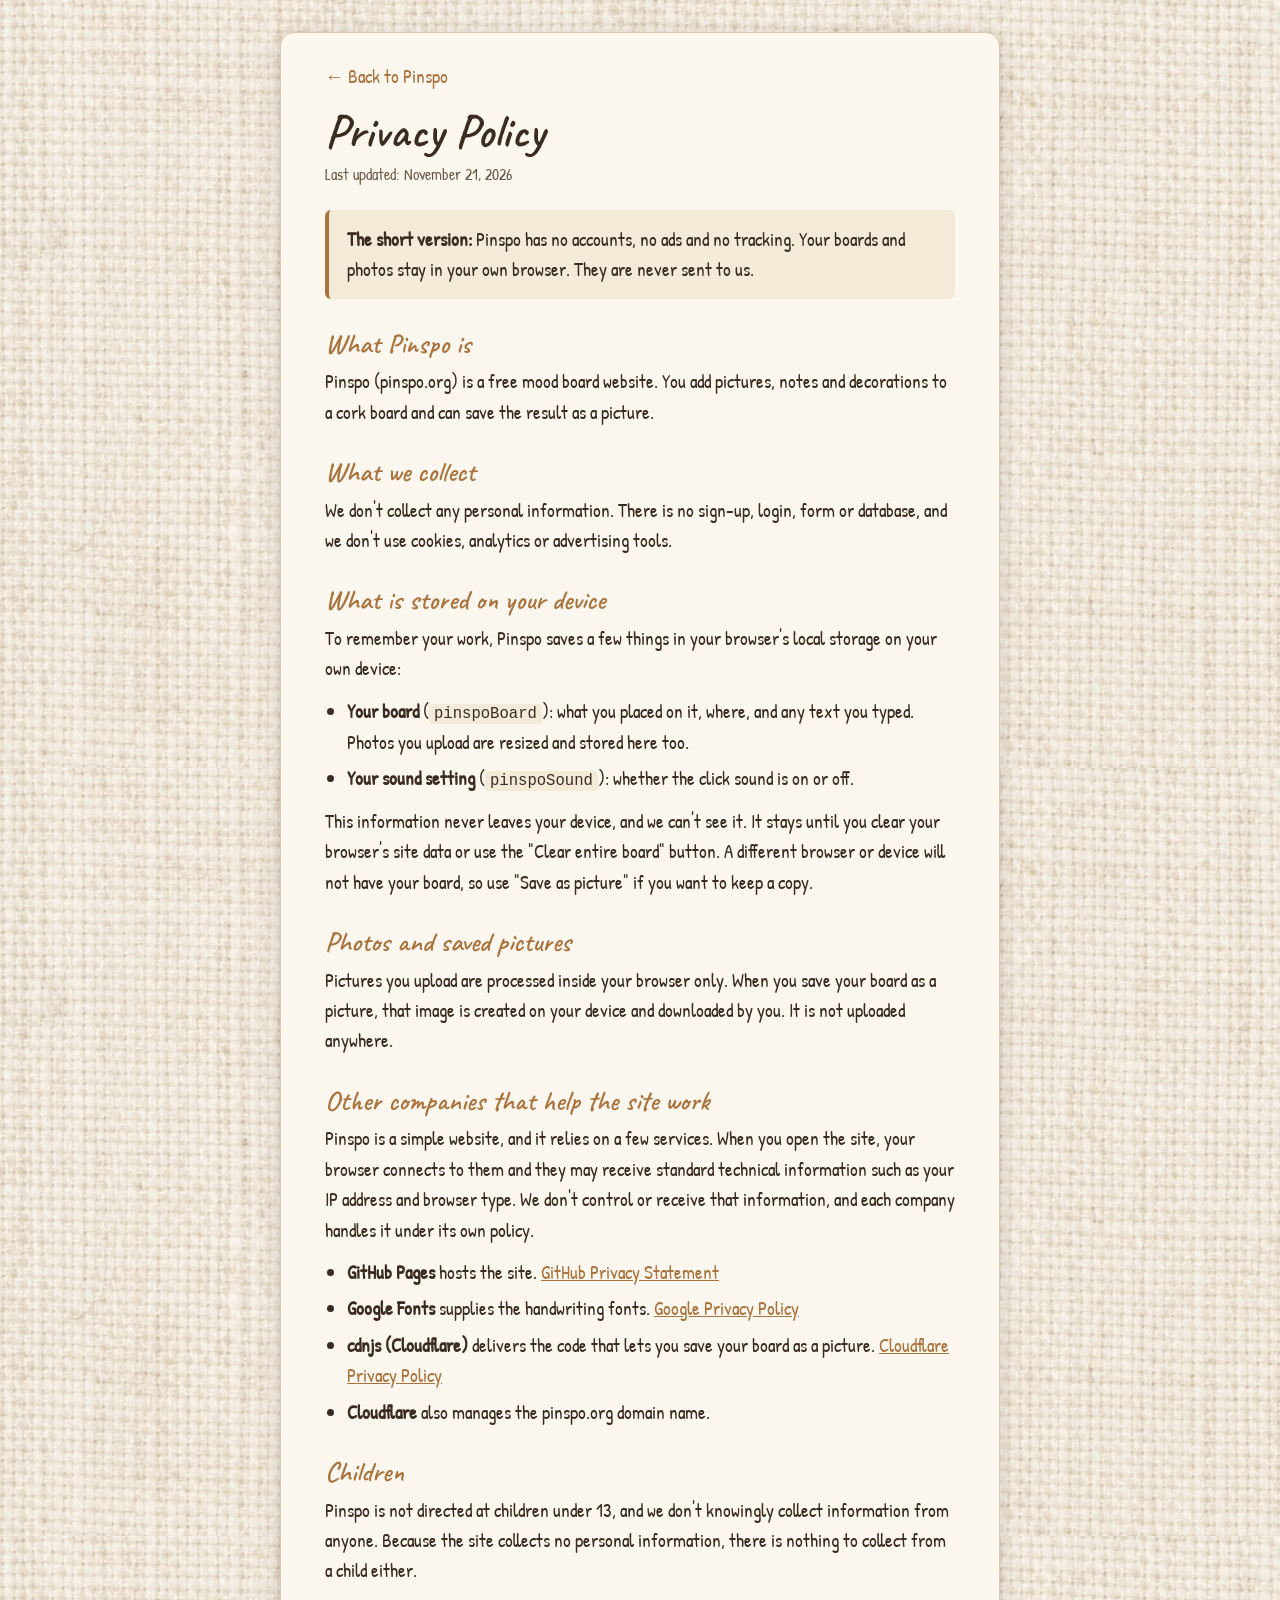
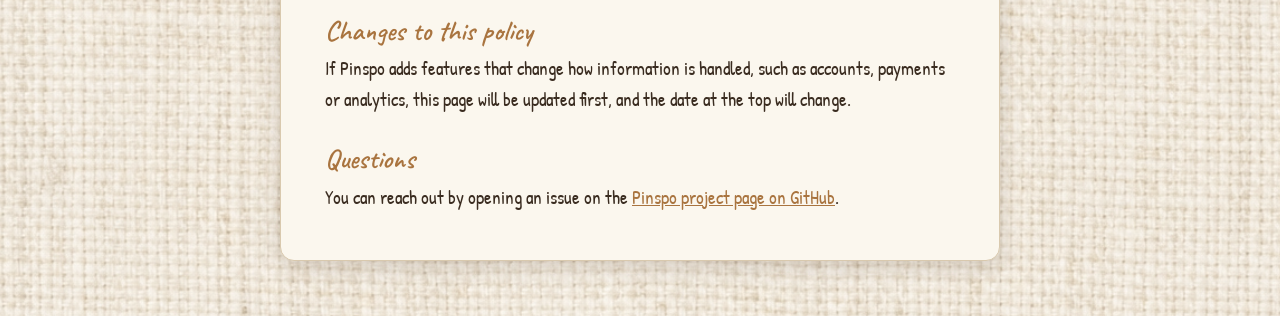
<file: privacy.html>
<!DOCTYPE html>
<html lang="en">
<head>
  <meta charset="UTF-8">
  <meta name="viewport" content="width=device-width, initial-scale=1">
  <title>Privacy Policy | Pinspo</title>
  <meta name="description" content="How Pinspo handles your information. Short version: your boards stay on your device.">
  <link rel="icon" type="image/png" href="images/favicon.png">
  <link rel="apple-touch-icon" href="images/apple-touch-icon.png">
  <link href="https://fonts.googleapis.com/css2?family=Caveat:wght@600&family=Patrick+Hand&display=swap" rel="stylesheet">
  <style>
    :root {
      --ink: #3a2c20;
      --soft: #6b5846;
      --paper: #fbf7ee;
      --line: #d9c9ae;
      --accent: #a9743f;
    }
    * { box-sizing: border-box; }
    body {
      margin: 0;
      padding: 32px 16px 56px;
      background: #FFFFFF url(images/burlap.png) repeat;
      color: var(--ink);
      font-family: 'Patrick Hand', Georgia, serif;
      font-size: 19px;
      line-height: 1.6;
    }
    .page {
      max-width: 720px;
      margin: 0 auto;
      padding: 28px clamp(18px, 5vw, 44px) 36px;
      background: var(--paper);
      border: 1px solid var(--line);
      border-radius: 14px;
      box-shadow: 0 6px 22px rgba(60, 40, 20, 0.18);
    }
    .back { display: inline-block; margin-bottom: 14px; color: var(--accent); text-decoration: none; }
    .back:hover { text-decoration: underline; }
    h1 { margin: 0 0 4px; font: 600 clamp(34px, 7vw, 48px)/1.1 'Caveat', cursive; }
    .updated { margin: 0 0 22px; color: var(--soft); font-size: 16px; }
    h2 { margin: 28px 0 6px; font: 600 28px/1.2 'Caveat', cursive; color: var(--accent); }
    p, ul { margin: 0 0 12px; }
    ul { padding-left: 22px; }
    li { margin-bottom: 6px; }
    a { color: var(--accent); }
    .short { padding: 14px 18px; background: #f3ead8; border-left: 4px solid var(--accent); border-radius: 6px; }
    code { font-family: ui-monospace, Menlo, monospace; font-size: 0.82em; background: #f3ead8; padding: 1px 5px; border-radius: 4px; }
  </style>
</head>
<body>
  <main class="page">
    <a class="back" href="./">&larr; Back to Pinspo</a>
    <h1>Privacy Policy</h1>
    <p class="updated">Last updated: November 21, 2026</p>

    <p class="short"><strong>The short version:</strong> Pinspo has no accounts, no ads and no tracking. Your boards and photos stay in your own browser. They are never sent to us.</p>

    <h2>What Pinspo is</h2>
    <p>Pinspo (pinspo.org) is a free mood board website. You add pictures, notes and decorations to a cork board and can save the result as a picture.</p>

    <h2>What we collect</h2>
    <p>We don't collect any personal information. There is no sign-up, login, form or database, and we don't use cookies, analytics or advertising tools.</p>

    <h2>What is stored on your device</h2>
    <p>To remember your work, Pinspo saves a few things in your browser's local storage on your own device:</p>
    <ul>
      <li><strong>Your board</strong> (<code>pinspoBoard</code>): what you placed on it, where, and any text you typed. Photos you upload are resized and stored here too.</li>
      <li><strong>Your sound setting</strong> (<code>pinspoSound</code>): whether the click sound is on or off.</li>
    </ul>
    <p>This information never leaves your device, and we can't see it. It stays until you clear your browser's site data or use the "Clear entire board" button. A different browser or device will not have your board, so use "Save as picture" if you want to keep a copy.</p>

    <h2>Photos and saved pictures</h2>
    <p>Pictures you upload are processed inside your browser only. When you save your board as a picture, that image is created on your device and downloaded by you. It is not uploaded anywhere.</p>

    <h2>Other companies that help the site work</h2>
    <p>Pinspo is a simple website, and it relies on a few services. When you open the site, your browser connects to them and they may receive standard technical information such as your IP address and browser type. We don't control or receive that information, and each company handles it under its own policy.</p>
    <ul>
      <li><strong>GitHub Pages</strong> hosts the site. <a href="https://docs.github.com/en/site-policy/privacy-policies/github-general-privacy-statement" rel="noopener">GitHub Privacy Statement</a></li>
      <li><strong>Google Fonts</strong> supplies the handwriting fonts. <a href="https://policies.google.com/privacy" rel="noopener">Google Privacy Policy</a></li>
      <li><strong>cdnjs (Cloudflare)</strong> delivers the code that lets you save your board as a picture. <a href="https://www.cloudflare.com/privacypolicy/" rel="noopener">Cloudflare Privacy Policy</a></li>
      <li><strong>Cloudflare</strong> also manages the pinspo.org domain name.</li>
    </ul>

    <h2>Children</h2>
    <p>Pinspo is not directed at children under 13, and we don't knowingly collect information from anyone. Because the site collects no personal information, there is nothing to collect from a child either.</p>

    <h2>Changes to this policy</h2>
    <p>If Pinspo adds features that change how information is handled, such as accounts, payments or analytics, this page will be updated first, and the date at the top will change.</p>

    <h2>Questions</h2>
    <p>You can reach out by opening an issue on the <a href="https://github.com/shimaa2mousa-eng/pinspo-/issues" rel="noopener">Pinspo project page on GitHub</a>.</p>
  </main>
</body>
</html>
</file>
